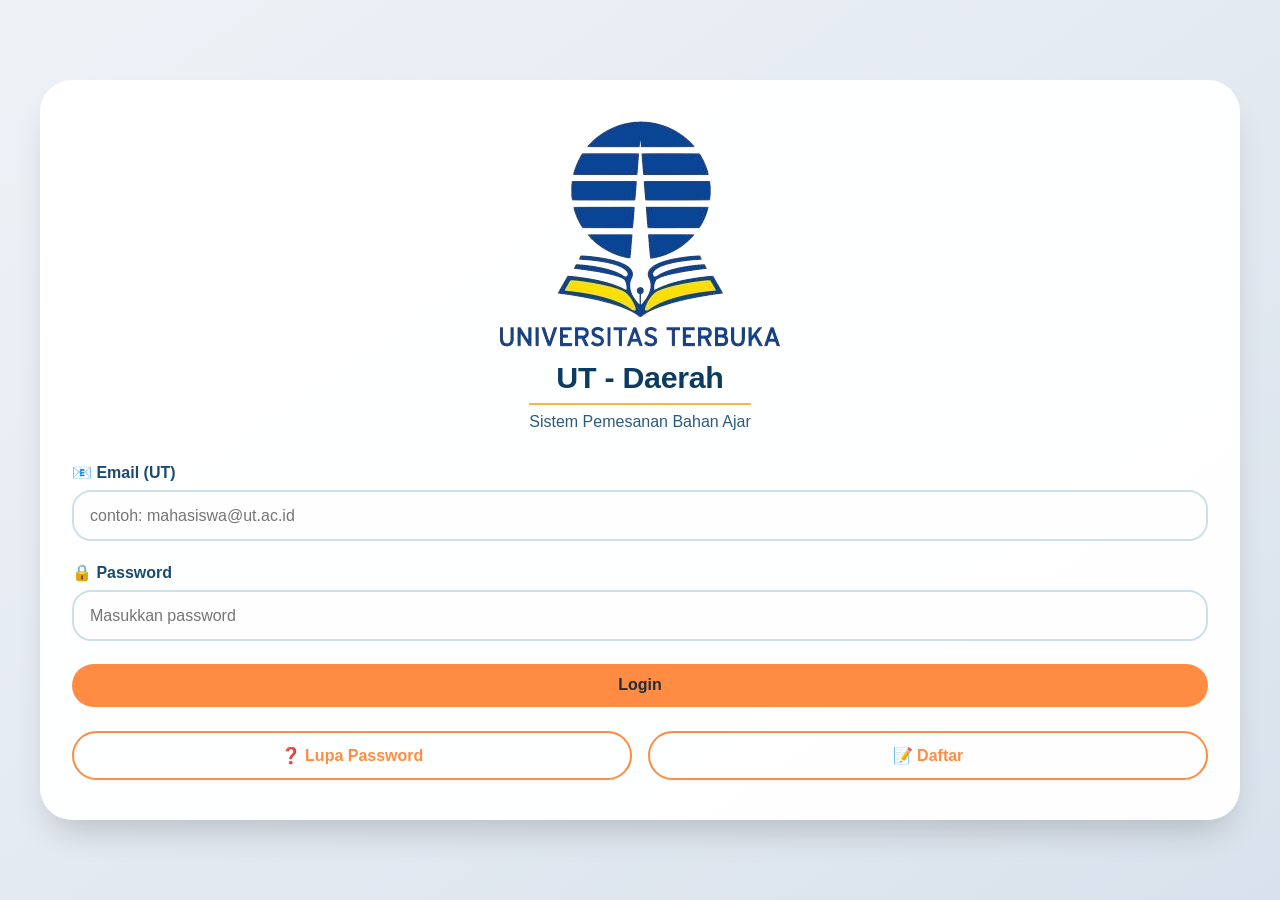
<file: Tugas 1 Pemograman berbasis web/index.html>
<!DOCTYPE html>
<html lang="id">
<head>
    <meta charset="UTF-8">
    <meta name="viewport" content="width=device-width, initial-scale=1.0, user-scalable=yes">
    <title>UT-Daerah | Login</title>
  <link rel="stylesheet" href="login.css">
</head>
<body>
<div class="container">
    <div class="card">
        <div class="ut-header">
            <img src="Universitas_Terbuka Logo.png" alt="Logo UT" class="ut-Logo">
            <h1>UT - Daerah</h1>
            <p>Sistem Pemesanan Bahan Ajar</p>
        </div>

        <form id="loginForm">
            <div class="form-group">
                <label>📧 Email (UT)</label>
                <input type="email" id="emailInput" placeholder="contoh: mahasiswa@ut.ac.id" required>
            </div>
            <div class="form-group">
                <label>🔒 Password</label>
                <input type="password" id="passwordInput" placeholder="Masukkan password" required>
            </div>
            <button type="submit" class="btn btn-primary">Login</button>
        </form>

        <div class="flex-buttons" style="margin-top: 1.5rem;">
            <button id="lupaPasswordBtn" type="button" class="btn btn-outline">❓ Lupa Password</button>
            <button id="daftarBtn" type="button" class="btn btn-outline">📝 Daftar</button>
        </div>
    </div>
</div>

<!-- MODAL LUPA PASSWORD -->
<div id="lupaModal" class="modal-overlay">
    <div class="modal-box">
        <h3>🔄 Lupa Password</h3>
        <p style="margin-bottom: 1rem;">Masukkan email terdaftar, kami akan mengirimkan tautan reset (simulasi).</p>
        <input type="email" id="resetEmail" placeholder="Email anda" style="margin-bottom: 0.5rem;">
        <button id="kirimResetBtn" class="btn btn-primary">Kirim Instruksi</button>
        <button class="btn close-modal closeBtn">Tutup</button>
    </div>
</div>

<!-- MODAL DAFTAR -->
<div id="daftarModal" class="modal-overlay">
    <div class="modal-box">
        <h3>📋 Daftar Akun Baru</h3>
        <input type="email" id="regEmail" placeholder="Email aktif" autocomplete="off">
        <input type="password" id="regPassword" placeholder="Password (min. 4 karakter)">
        <input type="password" id="regConfirm" placeholder="Konfirmasi Password">
        <button id="registerSubmitBtn" class="btn btn-primary">Daftar Sekarang</button>
        <button class="btn close-modal closeBtn">Batal</button>
    </div>
</div>

<script src="login.js"></script>
</body>
</html>
</file>
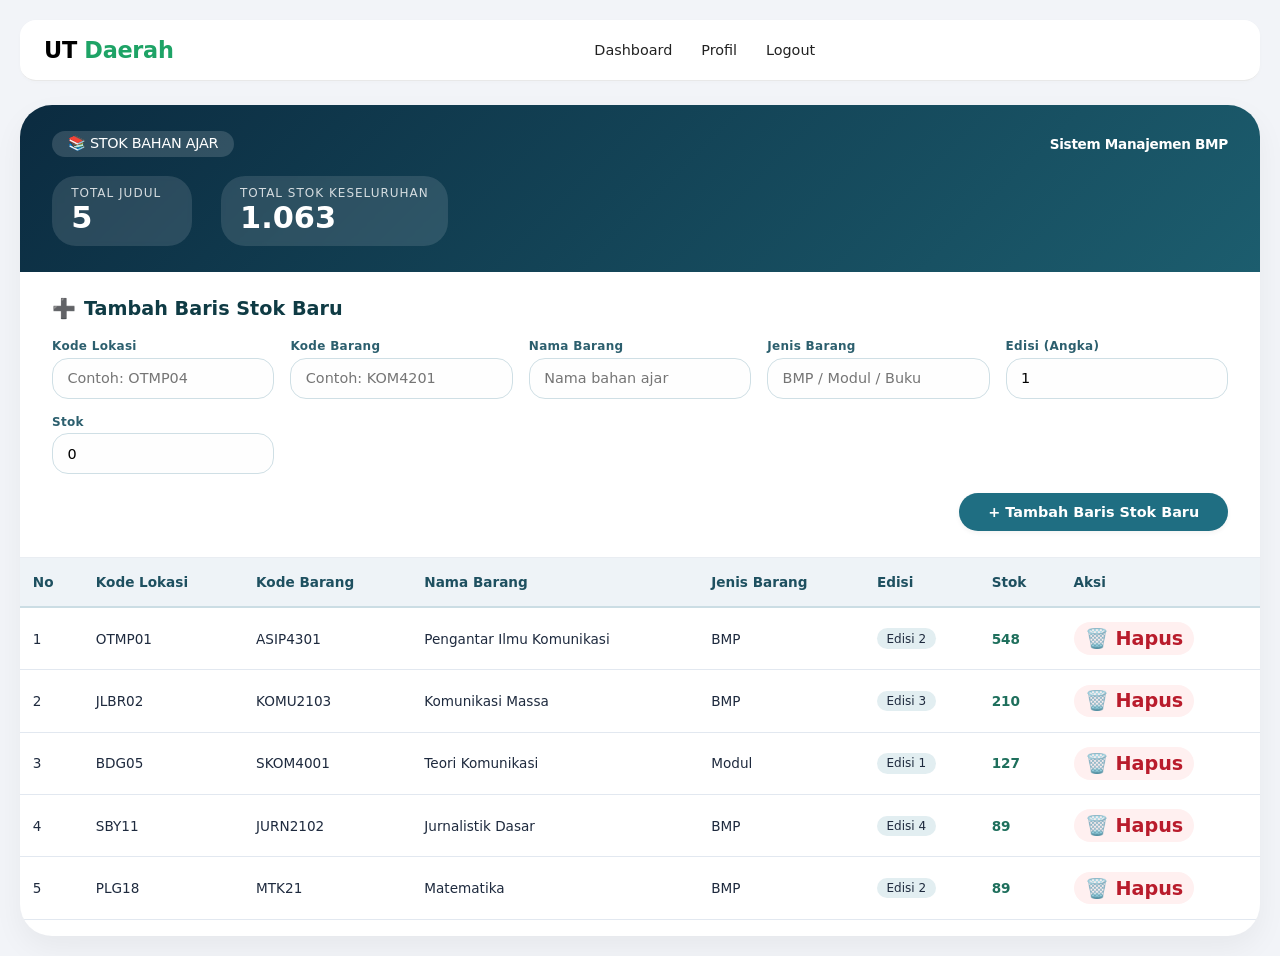
<file: Tugas 1 Pemograman berbasis web/stock.html>
<!DOCTYPE html>
<html lang="id">
<head>
    <meta charset="UTF-8">
    <meta name="viewport" content="width=device-width, initial-scale=1.0, viewport-fit=cover">
    <title>Informasi Stok Bahan Ajar | Manajemen BMP</title>
    <link rel="stylesheet" href="stock.css">
</head>
<body>
    <!-- ========== NAVBAR (HEADER) YANG DITAMBAHKAN ========== -->
    <header class="top-header">
        <div class="header-container">
            <a href="#" class="logo" id="logoLink">UT<span> Daerah</span></a>
            <ul class="main-nav" id="mainNav">
                <li><a id="navDashboard" href="dashboard.html">Dashboard</a></li>
                <li><a href="#">Profil</a></li>
                <li><a href="#" id="logoutLink">Logout</a></li>
            </ul>
            <button class="hamburger" id="hamburgerBtn">☰</button>
        </div>
    </header>

    <!-- ========== KONTEN ASLI HALAMAN STOK (TIDAK DIUBAH) ========== -->
    <div class="container">
        <div class="header">
            <h1>
                <span>📚 STOK BAHAN AJAR</span>
                <span style="font-size: 0.85rem;">Sistem Manajemen BMP</span>
            </h1>
            <div class="stats" id="statsPanel">
                <div class="stat-card">
                    <div class="stat-label">Total Judul</div>
                    <div class="stat-value" id="totalItems">0</div>
                </div>
                <div class="stat-card">
                    <div class="stat-label">Total Stok Keseluruhan</div>
                    <div class="stat-value" id="totalStock">0</div>
                </div>
            </div>
        </div>

        <div class="form-section">
            <div class="form-title">Tambah Baris Stok Baru</div>
            <div class="form-grid" id="addFormGrid">
                <div class="input-group">
                    <label>Kode Lokasi</label>
                    <input type="text" id="kodeLokasi" placeholder="Contoh: OTMP04" autocomplete="off">
                </div>
                <div class="input-group">
                    <label>Kode Barang</label>
                    <input type="text" id="kodeBarang" placeholder="Contoh: KOM4201">
                </div>
                <div class="input-group">
                    <label>Nama Barang</label>
                    <input type="text" id="namaBarang" placeholder="Nama bahan ajar">
                </div>
                <div class="input-group">
                    <label>Jenis Barang</label>
                    <input type="text" id="jenisBarang" placeholder="BMP / Modul / Buku">
                </div>
                <div class="input-group">
                    <label>Edisi (Angka)</label>
                    <input type="number" id="edisi" min="1" step="1" value="1">
                </div>
                <div class="input-group">
                    <label>Stok</label>
                    <input type="number" id="stok" min="0" step="1" value="0">
                </div>
            </div>
            <div style="display: flex; justify-content: flex-end;">
                <button class="btn-add" id="btnTambahBaris">+ Tambah Baris Stok Baru</button>
            </div>
        </div>

        <div class="table-wrapper">
            <table class="stock-table" id="stockTable">
                <thead>
                    <tr>
                        <th>No</th>
                        <th>Kode Lokasi</th>
                        <th>Kode Barang</th>
                        <th>Nama Barang</th>
                        <th>Jenis Barang</th>
                        <th>Edisi</th>
                        <th>Stok</th>
                        <th>Aksi</th>
                    </tr>
                </thead>
                <tbody id="tableBody">
                    <tr class="empty-row"><td colspan="8">Memuat data bahan ajar...</td></tr>
                </tbody>
            </table>
        </div>
    </div>

    <script src="stock.js"></script>
</body>
</html>
</file>
<file: Tugas 1 Pemograman berbasis web/login.css>
* {
            margin: 0;
            padding: 0;
            box-sizing: border-box;
            font-family: 'Segoe UI', Roboto, 'Helvetica Neue', sans-serif;
        }

        body {
            background: linear-gradient(145deg, #eef2f7 0%, #d9e2ec 100%);
            min-height: 100vh;
            display: flex;
            justify-content: center;
            align-items: center;
            padding: 2rem 1rem;
        }

        .container {
            max-width: 1200px;
            width: 100%;
            margin: 0 auto;
        }

        .card {
            background: rgba(255, 255, 255, 0.98);
            border-radius: 2rem;
            box-shadow: 0 20px 35px -12px rgba(0, 0, 0, 0.2);
            padding: 2rem 2rem 2.5rem;
            transition: all 0.2s;
        }

        .ut-header {
            text-align: center;
            margin-bottom: 2rem;
        }

    
           .ut-logo {
    width: 50px;
    height: 50px;
    object-fit: cover;      /* agar gambar tidak terdistorsi */
    border-radius: 50%;     /* opsional: jika ingin bulat seperti sebelumnya, komentar jika tidak perlu */
    display: inline-block;
    margin-bottom: 0.5rem;
}
        

        .ut-header h1 {
            color: #0b3b5f;
            font-size: 1.9rem;
            letter-spacing: -0.3px;
        }

        .ut-header p {
            color: #2c5a7a;
            font-weight: 500;
            border-top: 2px solid #ffb347;
            display: inline-block;
            padding-top: 0.5rem;
            margin-top: 0.5rem;
        }

        .form-group {
            margin-bottom: 1.4rem;
        }

        label {
            font-weight: 600;
            color: #1a4b6e;
            display: block;
            margin-bottom: 0.5rem;
        }

        input {
            width: 100%;
            padding: 0.9rem 1rem;
            border: 2px solid #cddfe7;
            border-radius: 1.2rem;
            font-size: 1rem;
            transition: 0.2s;
            background-color: #fefefe;
        }

        input:focus {
            outline: none;
            border-color: #ff8c42;
            box-shadow: 0 0 0 3px rgba(255, 140, 66, 0.2);
        }

        .btn {
            border: none;
            padding: 0.8rem 1.8rem;
            border-radius: 2rem;
            font-weight: bold;
            font-size: 1rem;
            cursor: pointer;
            transition: 0.2s;
            background: #0b3b5f;
            color: white;
            width: 100%;
        }

        .btn-primary {
            background: #ff8c42;
            color: #1e2f3a;
        }
        .btn-primary:hover {
            background: #e6762c;
            transform: scale(0.98);
        }
        .btn-outline {
            background: transparent;
            border: 2px solid #ff8c42;
            color: #ff8c42;
        }
        .btn-outline:hover {
            background: #ff8c4210;
        }
        .flex-buttons {
            display: flex;
            gap: 1rem;
            margin-top: 1rem;
            justify-content: space-between;
        }

        .modal-overlay {
            position: fixed;
            top: 0;
            left: 0;
            width: 100%;
            height: 100%;
            background-color: rgba(0, 0, 0, 0.6);
            backdrop-filter: blur(3px);
            display: flex;
            align-items: center;
            justify-content: center;
            z-index: 1000;
            visibility: hidden;
            opacity: 0;
            transition: all 0.2s ease;
        }
        .modal-overlay.active {
            visibility: visible;
            opacity: 1;
        }
        .modal-box {
            background: white;
            max-width: 450px;
            width: 90%;
            padding: 2rem 1.8rem;
            border-radius: 2rem;
            box-shadow: 0 25px 40px rgba(0,0,0,0.3);
            text-align: center;
        }
        .modal-box h3 {
            color: #0b3b5f;
            margin-bottom: 1.2rem;
        }
        .modal-box input {
            margin-bottom: 1rem;
        }
        .close-modal {
            margin-top: 1rem;
            background: #6c757d;
        }
</file>
<file: Tugas 1 Pemograman berbasis web/stock.css>
/* ========== RESET & GLOBAL ========== */
* {
    margin: 0;
    padding: 0;
    box-sizing: border-box;
    font-family: system-ui, 'Segoe UI', 'Roboto', 'Helvetica Neue', sans-serif;
}

body {
    background: #f2f4f8;
    padding: 1.25rem;
    color: #1e2a3e;
}

/* ========== NAVBAR (top-header) ========== */
.top-header {
    background: #ffffff;
    border-bottom: 1px solid #e8e8e8;
    position: sticky;
    top: 0;
    z-index: 1000;
    box-shadow: 0 1px 4px rgba(0,0,0,0.02);
    margin-bottom: 1.5rem;
    border-radius: 1rem;
}
.header-container {
    max-width: 1400px;
    margin: 0 auto;
    padding: 0 1.5rem;
    display: flex;
    align-items: center;
    justify-content: space-between;
    height: 60px;
}
.logo {
    font-size: 1.4rem;
    font-weight: 700;
    color: #000;
    text-decoration: none;
    letter-spacing: -0.3px;
}
.logo span {
    color: #1ea366;
}
.main-nav {
    display: flex;
    list-style: none;
    gap: 1.8rem;
    flex: 1;
    justify-content: center;
    align-items: center;
}
.main-nav > li {
    position: relative;
}
.main-nav a {
    text-decoration: none;
    color: #222;
    font-size: 0.9rem;
    font-weight: 500;
    padding: 0.5rem 0;
    display: block;
    transition: color 0.2s;
    white-space: nowrap;
    cursor: pointer;
}
.main-nav a:hover {
    color: #1ea366;
}
.hamburger {
    display: none;
    background: none;
    border: none;
    font-size: 1.5rem;
    cursor: pointer;
    color: #222;
}

/* Responsive navbar */
@media (max-width: 768px) {
    .main-nav {
        display: none;
        position: absolute;
        top: 60px;
        left: 0;
        width: 100%;
        background: white;
        flex-direction: column;
        padding: 1rem;
        gap: 0.5rem;
        box-shadow: 0 10px 20px rgba(0,0,0,0.05);
        border-radius: 0 0 1rem 1rem;
    }
    .main-nav.active {
        display: flex;
    }
    .hamburger {
        display: block;
    }
}

/* ========== STYLE ASLI HALAMAN STOK (TIDAK DIUBAH) ========== */
.container {
    max-width: 1400px;
    margin: 0 auto;
    background: white;
    border-radius: 2rem;
    box-shadow: 0 12px 30px rgba(0, 0, 0, 0.05);
    overflow: hidden;
    transition: all 0.2s;
}

.header {
    background: linear-gradient(135deg, #0b2b40 0%, #1c5d6e 100%);
    padding: 1.6rem 2rem;
    color: white;
}

.header h1 {
    font-size: 1.8rem;
    font-weight: 700;
    letter-spacing: -0.3px;
    display: flex;
    align-items: center;
    gap: 12px;
    flex-wrap: wrap;
    justify-content: space-between;
}

.header h1 span:first-child {
    background: rgba(255,255,255,0.15);
    padding: 0.3rem 1rem;
    border-radius: 60px;
    font-size: 0.9rem;
    font-weight: 500;
}

.stats {
    display: flex;
    gap: 1.8rem;
    margin-top: 1.2rem;
    flex-wrap: wrap;
}

.stat-card {
    background: rgba(255,255,255,0.12);
    backdrop-filter: blur(2px);
    border-radius: 1.5rem;
    padding: 0.6rem 1.2rem;
    min-width: 140px;
}

.stat-label {
    font-size: 0.75rem;
    text-transform: uppercase;
    letter-spacing: 1px;
    opacity: 0.8;
}

.stat-value {
    font-size: 1.9rem;
    font-weight: 800;
    line-height: 1.2;
}

.form-section {
    padding: 1.6rem 2rem;
    background: #ffffff;
    border-bottom: 1px solid #e9edf2;
}

.form-title {
    font-weight: 600;
    font-size: 1.2rem;
    margin-bottom: 1.2rem;
    color: #0f3b44;
    display: flex;
    align-items: center;
    gap: 0.5rem;
}

.form-title::before {
    content: "➕";
    font-size: 1.2rem;
}

.form-grid {
    display: grid;
    grid-template-columns: repeat(auto-fit, minmax(200px, 1fr));
    gap: 1rem;
    margin-bottom: 1.2rem;
}

.input-group {
    display: flex;
    flex-direction: column;
    gap: 0.3rem;
}

.input-group label {
    font-size: 0.75rem;
    font-weight: 600;
    color: #2c5f6e;
    letter-spacing: 0.3px;
}

.input-group input {
    padding: 0.7rem 0.9rem;
    border: 1px solid #cfdfe5;
    border-radius: 1rem;
    font-size: 0.9rem;
    background: #fefefe;
    transition: all 0.2s;
}

.input-group input:focus {
    outline: none;
    border-color: #2c8c9e;
    box-shadow: 0 0 0 3px rgba(44, 140, 158, 0.2);
}

.btn-add {
    background: #1f6e82;
    color: white;
    border: none;
    padding: 0.7rem 1.8rem;
    border-radius: 2rem;
    font-weight: 600;
    font-size: 0.9rem;
    cursor: pointer;
    transition: 0.2s;
    display: inline-flex;
    align-items: center;
    gap: 8px;
    box-shadow: 0 2px 5px rgba(0,0,0,0.05);
}

.btn-add:hover {
    background: #0d5466;
    transform: scale(0.97);
    box-shadow: 0 1px 3px rgba(0,0,0,0.1);
}

.table-wrapper {
    overflow-x: auto;
    padding: 0 0 1rem 0;
}

.stock-table {
    width: 100%;
    border-collapse: collapse;
    font-size: 0.85rem;
    min-width: 700px;
}

.stock-table th {
    background: #eef3f7;
    color: #1e5060;
    font-weight: 700;
    padding: 1rem 0.8rem;
    text-align: left;
    border-bottom: 2px solid #cbdde4;
}

.stock-table td {
    padding: 0.9rem 0.8rem;
    border-bottom: 1px solid #e2e8f0;
    vertical-align: middle;
}

.stock-table tr:hover td {
    background-color: #f8fbfd;
}

.badge-edisi {
    background: #e2eef1;
    padding: 0.2rem 0.6rem;
    border-radius: 40px;
    font-weight: 500;
    display: inline-block;
    font-size: 0.75rem;
}

.btn-delete {
    background: none;
    border: none;
    color: #b91c2c;
    cursor: pointer;
    font-size: 1.2rem;
    font-weight: bold;
    padding: 0.3rem 0.7rem;
    border-radius: 2rem;
    transition: all 0.1s;
    background: #fff0f0;
}

.btn-delete:hover {
    background: #fecaca;
    transform: scale(1.02);
}

.empty-row td {
    text-align: center;
    padding: 2rem;
    color: #6c8b9b;
    font-style: italic;
}

@media (max-width: 640px) {
    body {
        padding: 0.8rem;
    }
    .header h1 {
        font-size: 1.4rem;
    }
    .stat-value {
        font-size: 1.4rem;
    }
    .form-section {
        padding: 1.2rem;
    }
    .btn-add {
        width: 100%;
        justify-content: center;
    }
}
</file>
